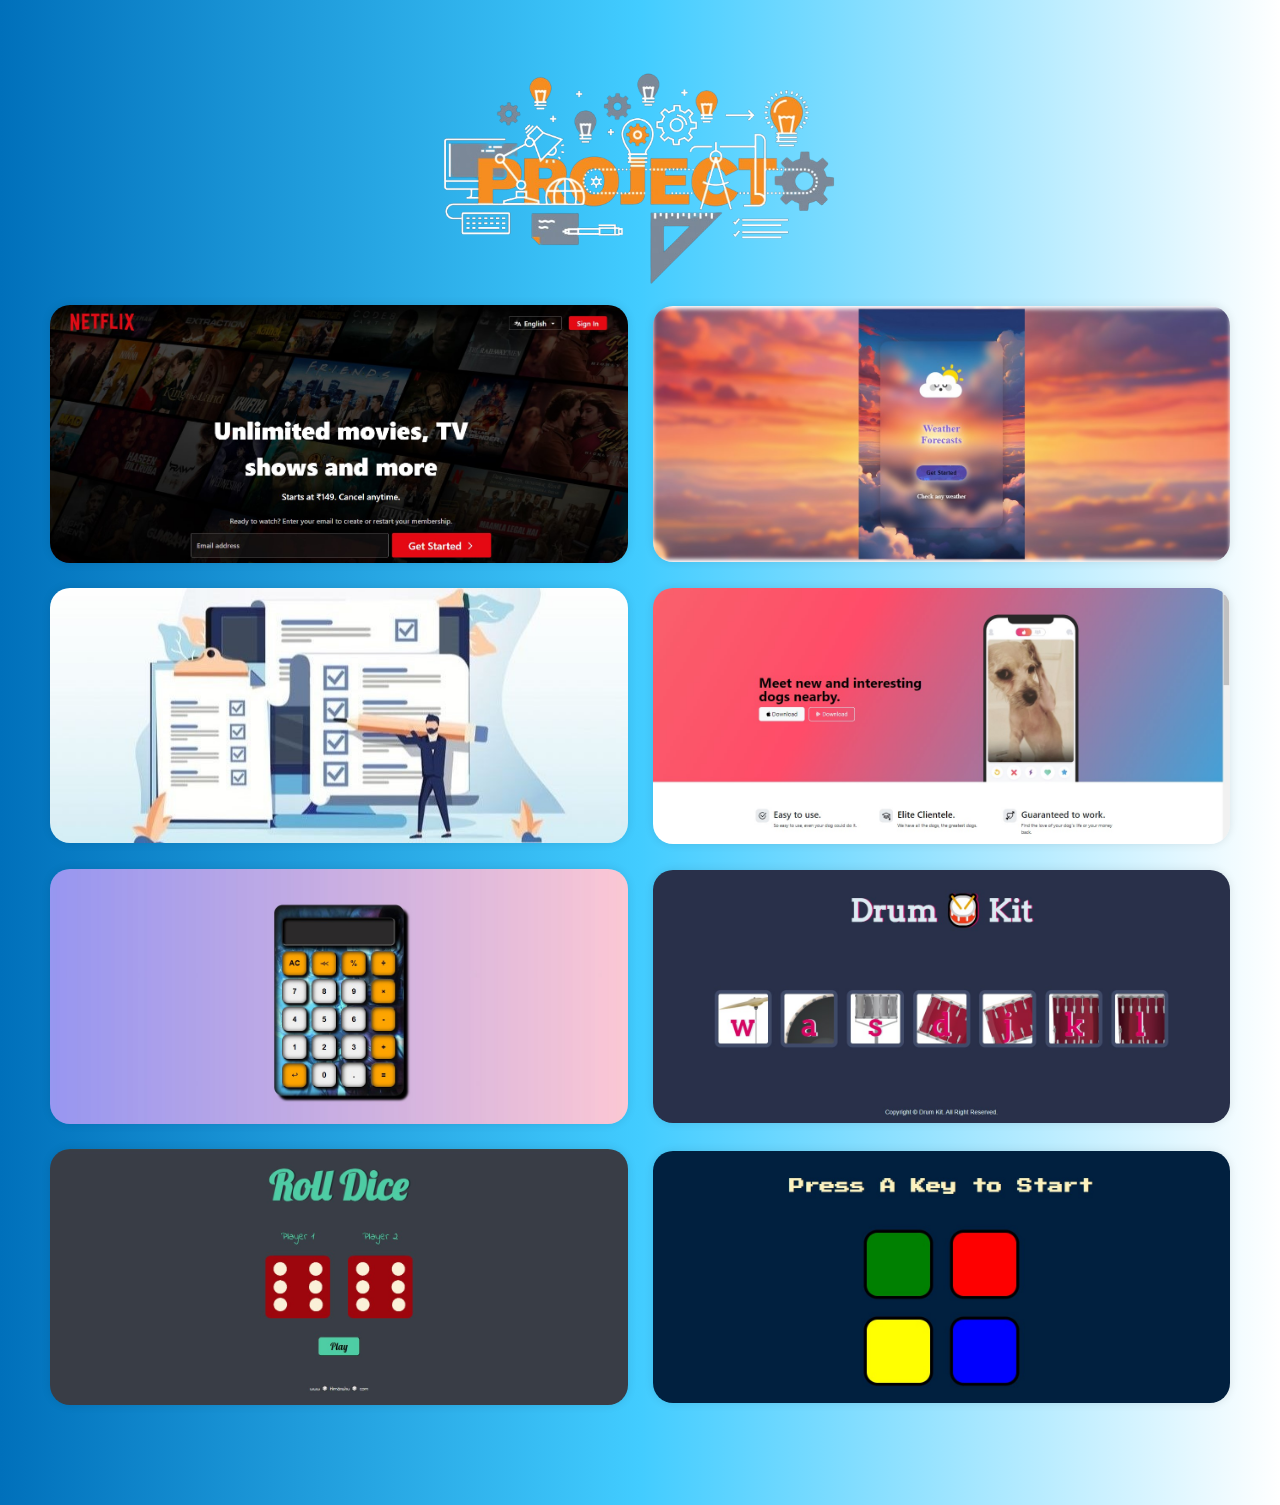
<file: HTML/project.html>
<!DOCTYPE html>
<html lang="en">
<head>
    <meta charset="UTF-8">
    <meta name="viewport" content="width=device-width, initial-scale=1.0">
    <title>Project</title>
    <link rel="icon" href="../Assets/img/icon2.png" type="image/x-icon">
    <link rel="stylesheet" href="../CSS/project.css">
    <link href='https://unpkg.com/boxicons@2.1.4/css/boxicons.min.css' rel='stylesheet'>
</head>
<body>

    <section class="portfolio" id="portfolio">
        <div class="heading">
            <img src="../Assets/img/project.png" class="project">
        </div>
        
        <div class="portfolio-container">
            <div class="portfolio-box">
                <img src="../Assets/img/netflix.jpg" alt="">

                <div class="portfolio-layer">
                    <h4>Netflix Clone</h4>
                    <p>A Netflix homepage, created using HTML, CSS, and a touch of JavaScript.</p>
                    <a href="https://netflix-clone-mu-beryl.vercel.app/"><i class='bx bx-link-external'></i></a>
                </div>
            </div>
            <div class="portfolio-box">
                <img src="../Assets/img/weather.jpg" alt="">

                <div class="portfolio-layer">
                    <h4>Weather Forecast</h4>
                    <p>A Weather Forecast website built using HTML, CSS, and JavaScript for current weather conditions.</p>
                    <a href="https://weather-forecast-one-gamma.vercel.app/"><i class='bx bx-link-external'></i></a>
                </div>
            </div>
            <div class="portfolio-box">
                <img src="../Assets/img/student.jpeg" alt="">

                <div class="portfolio-layer">
                    <h4>Student Registration System</h4>
                    <p>This Student Registration System is a Java-based application. 
                        It facilitates the process of adding, retrieving, and analyzing student records.  </p>
                    <a href="https://github.com/Himanshu3412/Student-Registration-System"><i class='bx bx-link-external'></i></a>
                </div>
            </div>
            <div class="portfolio-box">
                <img src="../Assets/img/tindog.jpg" alt="">

                <div class="portfolio-layer">
                    <h4>TinDog Website</h4>
                    <p>A basic website created using BootStrap for responsiveness.</p>
                    <a href="https://tin-dog-fawn.vercel.app/"><i class='bx bx-link-external'></i></a>
                </div>
            </div>
            <div class="portfolio-box">
                <img src="../Assets/img/calc.jpg" alt="">

                <div class="portfolio-layer">
                    <h4>Calculator</h4>
                    <p>A basic Calculator built using HTML, CSS, and JavaScript to perform all calculations.</p>
                    <a href="https://calculator-ten-steel-63.vercel.app/"><i class='bx bx-link-external'></i></a>
                </div>
            </div>
            <div class="portfolio-box">
                <img src="../Assets/img/drum.jpg" alt="">

                <div class="portfolio-layer">
                    <h4>Drum Kit</h4>
                    <p>A Drum Kit game created using HTML, CSS, and JavaScript with sound  effects.</p>
                    <a href="https://drum-kit-nine-lilac.vercel.app/"><i class='bx bx-link-external'></i></a>
                </div>
            </div>
            <div class="portfolio-box">
                <img src="../Assets/img/dice.jpg" alt="">

                <div class="portfolio-layer">
                    <h4>Roll Dice</h4>
                    <p>A Dice Roll game built using HTML, CSS, and JavaScript.</p>
                    <a href="https://dice-game-gamma-inky.vercel.app/"><i class='bx bx-link-external'></i></a>
                </div>
            </div>
            <div class="portfolio-box">
                <img src="../Assets/img/simon.jpg" alt="">

                <div class="portfolio-layer">
                    <h4>Simon</h4>
                    <p>A Simon game built using HTML, CSS, and JQuery.</p>
                    <a href="https://simon-game-beige-sigma.vercel.app/"><i class='bx bx-link-external'></i></a>
                </div>
            </div>
        </div>
    </section>
    
</body>
</html>
</file>
<file: CSS/project.css>
@import url('https://fonts.googleapis.com/css2?family=Poppins:wght@300;400;500;600;700;800;900&display=swap');

* {
    margin: 0;
    padding: 0;
    box-sizing: border-box;
    text-decoration: none;
    border: none;
    outline: none;
    scroll-behavior: smooth;
    font-family: 'Poppins', sans-serif;
}

:root {
    --main-color: #754ef9;
    --white-color: #fdfdfd;
}

*::selection {
    background: var(--main-color);
    color: var(--bg-color);
}

html {
    font-size: 62.5%;
    overflow-x: hidden;
}

body {
    background: #a4daff; 
    background: -webkit-linear-gradient(to left, #FFFFFF, #6DD5FA, #a0d9ff); 
    background: linear-gradient(to left, #FFFFFF, #42ccff, #0070bb); 
}

.heading {
    text-align: center;
}

.project{
    width: auto;
    height: 250px;
}

.portfolio {
    min-height: auto;
    padding-bottom: 10rem;
    margin: 5rem;
    margin-bottom: 0;
}

.portfolio .portfolio-container {
    display: grid;
    grid-template-columns: repeat(2, 1fr);
    align-items: center;
    gap: 2.5rem;
}

.portfolio-container .portfolio-box {
    position: relative;
    display: flex;
    border-radius: 2rem;
    box-shadow: 0 0 1rem rgba(0, 0, 0, .1);
    overflow: hidden;
}

.portfolio-box img {
    width: 100%;
    height: auto;
    transition: .5s ease;
}

.portfolio-box:hover img {
    transform: scale(1.1);
}

.portfolio-box .portfolio-layer {
    position: absolute;
    bottom: 0;
    left: 0;
    width: 100%;
    height: 100%;
    background: linear-gradient(rgba(0, 0, 0, .1), var(--main-color));
    color: var(--white-color);
    display: flex;
    justify-content: center;
    align-items: center;
    flex-direction: column;
    text-align: center;
    padding: 0 4rem;
    opacity: 0;
    transition: .5s ease;
}

.portfolio-box:hover .portfolio-layer {
    opacity: 1;
}

.portfolio-layer h4 {
    font-size: 3rem;
}

.portfolio-layer p {
    font-size: 1.6rem;
    margin: .3rem 0 1rem;
}

.portfolio-layer a {
    display: inline-flex;
    justify-content: center;
    align-items: center;
    width: 5rem;
    height: 5rem;
    background: var(--white-color);
    border-radius: 50%;
}

.portfolio-layer a i {
    font-size: 2rem;
    color: #333;
}
</file>
